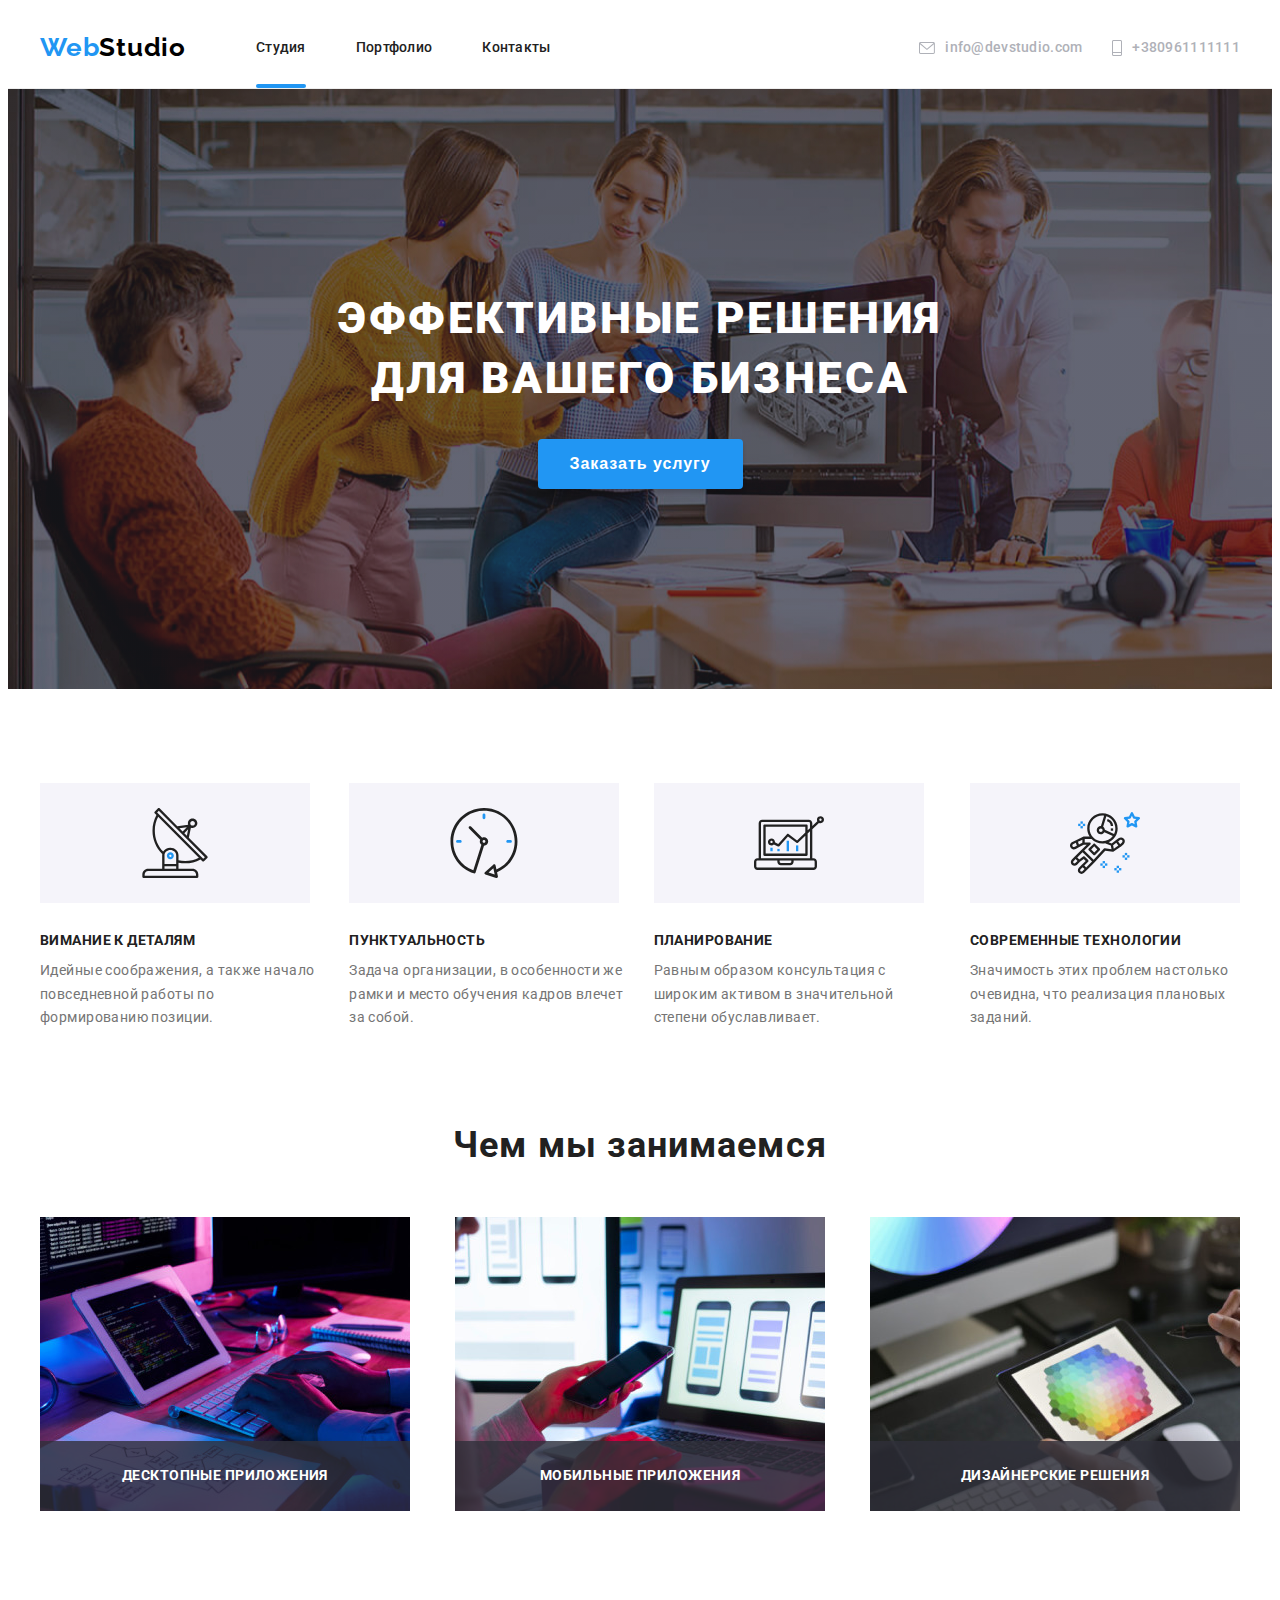
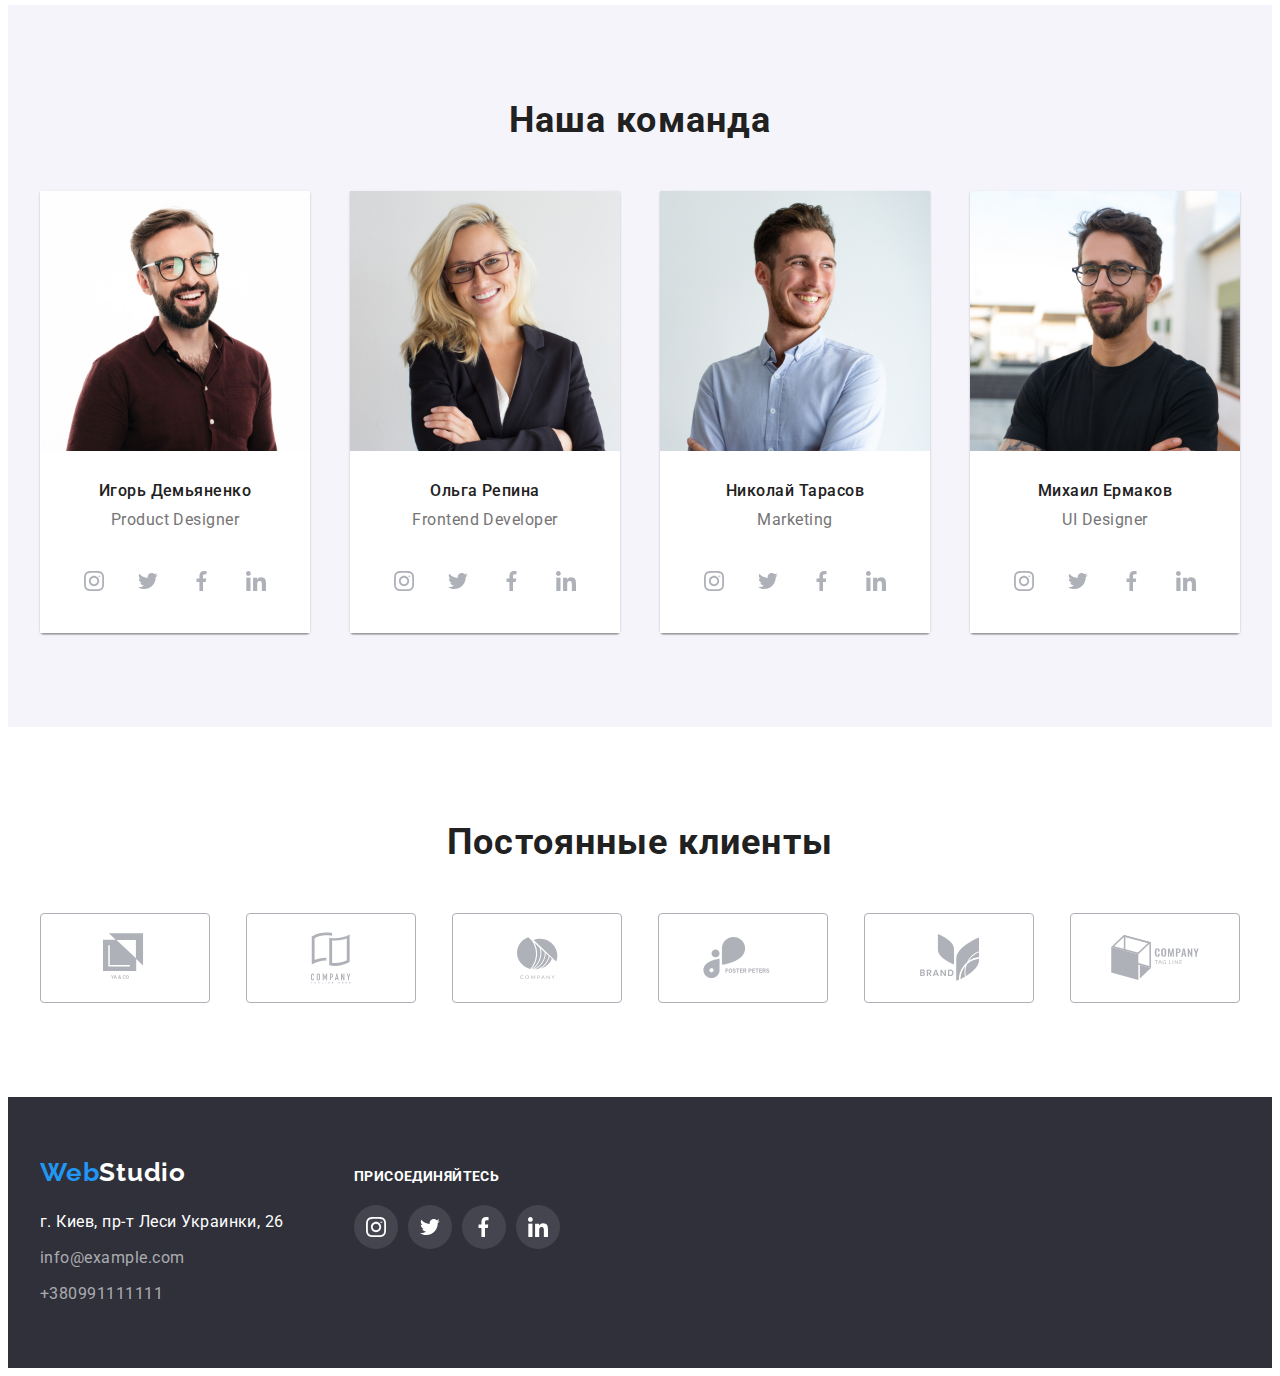
<file: index.html>
<!DOCTYPE html>
<html lang="ru">
  <head>
    <meta charset="UTF-8" />
    <meta http-equiv="X-UA-Compatible" content="IE=edge" />
    <meta name="viewport" content="width=device-width, initial-scale=1.0" />
    <title>Webstudio</title>
    <link rel="preconnect" href="https://fonts.gstatic.com" />
    <link
      href="https://fonts.googleapis.com/css2?family=Raleway:wght@700&family=Roboto:wght@400;500;700;900&display=swap"
      rel="stylesheet"
    />
    <link
      rel="stylesheet"
      href="https://cdnjs.cloudflare.com/ajax/libs/modern-normalize/1.0.0/modern-normalize.min.css"
      integrity="sha512-ISS7cAi1PEhQ8jnbJpJZMd29NlhNj4AWYyLOSp2CE/CsHxTCu+r+t0D2yoJudVrd0/8fTVPUVDzY5Tvli75u/g=="
      crossorigin="anonymous"
    />
    <link
      rel="stylesheet"
      href="https://cdnjs.cloudflare.com/ajax/libs/animate.css/4.1.1/animate.min.css"
    />
    <link rel="stylesheet" href="./css/style.css" />
  </head>
  <body>
    <!--HEADER-->

    <header class="header">
      <div class="header-container">
        <nav class="navigation">
          <a
            class="logo-light-teme logo-text-header logo link"
            href="./portfolio.html"
            ><span class="logo-text">Web</span>Studio</a
          >

          <ul class="navigation-list list">
            <li class="navigation-item">
              <a
                class="navigation-link link active-page-link"
                href="./index.html"
                ><span class="active">Студия</span></a
              >
            </li>

            <li class="navigation-item">
              <a class="navigation-link link" href="./portfolio.html"
                >Портфолио</a
              >
            </li>

            <li class="navigation-item">
              <a class="navigation-link link" href="">Контакты</a>
            </li>
          </ul>
        </nav>

        <ul class="contact-list list">
          <li class="header-links-item">
            <a href="mailto:info@devstudio.com" class="contact-link link"
              ><svg class="header-icons" fill="currentColour">
                <use href="./images/sprite.svg#icon-envelope"></use>
              </svg>
              info@devstudio.com</a
            >
          </li>
          <li class="header-links-item">
            <a href="tel:+380961111111" class="contact-link link"
              ><svg class="header-icons-tel" fill="currentColour">
                <use href="./images/sprite.svg#icon-Vector"></use>
              </svg>
              +380961111111</a
            >
          </li>
        </ul>
      </div>
    </header>

    <!--HERROW-->
    <main>
      <section class="herro">
        <div class="container">
          <div class="wrap-herro">
            <h1 class="herro-title">
              ЭФФЕКТИВНЫЕ РЕШЕНИЯ<br />
              ДЛЯ ВАШЕГО БИЗНЕСА
            </h1>
            <button type="button" class="model-btn" data-modal-open>
              Заказать услугу
            </button>
          </div>
        </div>
      </section>

      <!--Section2-->

      <section class="features">
        <div class="container">
          <h2 class="about-title visually-hidden">Особенности</h2>
          <ul class="about-list list">
            <li class="about-item">
              <div class="features-icons">
                <svg width="70px" height="70px">
                  <use href="./images/sprite.svg#icon-antenna"></use>
                </svg>
              </div>
              <h3 class="about-mini-title">ВИМАНИЕ К ДЕТАЛЯМ</h3>
              <p class="about-subtitle">
                Идейные соображения, а также начало повседневной работы по
                формированию позиции.
              </p>
            </li>

            <li class="about-item">
              <div class="features-icons">
                <svg width="70px" height="70px">
                  <use href="./images/sprite.svg#icon-clock"></use>
                </svg>
              </div>
              <h3 class="about-mini-title">ПУНКТУАЛЬНОСТЬ</h3>
              <p class="about-subtitle">
                Задача организации, в особенности же рамки и место обучения
                кадров влечет за собой.
              </p>
            </li>
            <li class="about-item">
              <div class="features-icons">
                <svg width="70px" height="70px">
                  <use href="./images/sprite.svg#icon-diagram"></use>
                </svg>
              </div>
              <h3 class="about-mini-title">ПЛАНИРОВАНИЕ</h3>
              <p class="about-subtitle">
                Равным образом консультация с широким активом в значительной
                степени обуславливает.
              </p>
            </li>
            <li class="about-item">
              <div class="features-icons">
                <svg width="70px" height="70px">
                  <use href="./images/sprite.svg#icon-astronaut"></use>
                </svg>
              </div>
              <h3 class="about-mini-title">Современные технологии</h3>
              <p class="about-subtitle">
                Значимость этих проблем настолько очевидна, что реализация
                плановых заданий.
              </p>
            </li>
          </ul>
        </div>
      </section>

      <!--section3-->

      <section class="section3-about">
        <div class="container">
          <h2 class="about-title">Чем мы занимаемся</h2>
          <ul class="section3-list list">
            <li class="section3-item">
              <img
                class="img-section3"
                src="./images/section3/box1.jpg"
                alt="человек набирает текст"
                width="370"
                height="294"
              />
              <p class="overlay-portfolio">ДЕСКТОПНЫЕ ПРИЛОЖЕНИЯ</p>
            </li>
            <li class="section3-item">
              <img
                class="img-section3"
                src="./images/section3/box2.jpg"
                alt="ноутбук и телефон"
                width="370"
                height="294"
              />
              <p class="overlay-portfolio">МОБИЛЬНЫЕ ПРИЛОЖЕНИЯ</p>
            </li>
            <li class="section3-item">
              <img
                class="img-section3"
                src="./images/section3/box3.jpg"
                alt="приложение на планшете"
                width="370"
                height="294"
              />
              <p class="overlay-portfolio">ДИЗАЙНЕРСКИЕ РЕШЕНИЯ</p>
            </li>
          </ul>
        </div>
      </section>

      <!--Section4-->

      <section class="about">
        <div class="container">
          <h2 class="about-title about-our-teem-title">Наша команда</h2>
          <ul class="section4-list list">
            <li class="section4-item">
              <img src="./images/section4/img3.jpg" alt="" width="270" />
              <div class="section4-teem">
                <h3 class="section4-title">Игорь Демьяненко</h3>
                <p class="section4-subtitle">Product Designer</p>
                <ul class="social-list list">
                  <li class="social-list-item">
                    <a href="" class="social-list-link">
                      <svg class="social-list-icon" width="20px" height="20px">
                        <use href="./images/sprite.svg#icon-instagram"></use>
                      </svg>
                    </a>
                  </li>
                  <li class="social-list-item">
                    <a href="" class="social-list-link">
                      <svg class="social-list-icon" width="20px" height="20px">
                        <use href="./images/sprite.svg#icon-Vector6"></use>
                      </svg>
                    </a>
                  </li>
                  <li class="social-list-item">
                    <a href="" class="social-list-link">
                      <svg class="social-list-icon" width="20px" height="20px">
                        <use href="./images/sprite.svg#icon-Vector7"></use>
                      </svg>
                    </a>
                  </li>
                  <li class="social-list-item">
                    <a href="" class="social-list-link">
                      <svg class="social-list-icon" width="20px" height="20px">
                        <use href="./images/sprite.svg#icon-linkedin"></use>
                      </svg>
                    </a>
                  </li>
                </ul>
              </div>
            </li>
            <li class="section4-item">
              <img src="./images/section4/img.jpg" alt="" width="270" />
              <div class="section4-teem">
                <h3 class="section4-title">Ольга Репина</h3>
                <p class="section4-subtitle">Frontend Developer</p>
                <ul class="social-list list">
                  <li class="social-list-item">
                    <a href="" class="social-list-link">
                      <svg class="social-list-icon" width="20px" height="20px">
                        <use href="./images/sprite.svg#icon-instagram"></use>
                      </svg>
                    </a>
                  </li>
                  <li class="social-list-item">
                    <a href="" class="social-list-link">
                      <svg class="social-list-icon" width="20px" height="20px">
                        <use href="./images/sprite.svg#icon-Vector6"></use>
                      </svg>
                    </a>
                  </li>
                  <li class="social-list-item">
                    <a href="" class="social-list-link">
                      <svg class="social-list-icon" width="20px" height="20px">
                        <use href="./images/sprite.svg#icon-Vector7"></use>
                      </svg>
                    </a>
                  </li>
                  <li class="social-list-item">
                    <a href="" class="social-list-link">
                      <svg class="social-list-icon" width="20px" height="20px">
                        <use href="./images/sprite.svg#icon-linkedin"></use>
                      </svg>
                    </a>
                  </li>
                </ul>
              </div>
            </li>
            <li class="section4-item">
              <img src="./images/section4/img1.jpg" alt="" width="270" />
              <div class="section4-teem">
                <h3 class="section4-title">Николай Тарасов</h3>
                <p class="section4-subtitle">Marketing</p>
                <ul class="social-list list">
                  <li class="social-list-item">
                    <a href="" class="social-list-link">
                      <svg class="social-list-icon" width="20px" height="20px">
                        <use href="./images/sprite.svg#icon-instagram"></use>
                      </svg>
                    </a>
                  </li>
                  <li class="social-list-item">
                    <a href="" class="social-list-link">
                      <svg class="social-list-icon" width="20px" height="20px">
                        <use href="./images/sprite.svg#icon-Vector6"></use>
                      </svg>
                    </a>
                  </li>
                  <li class="social-list-item">
                    <a href="" class="social-list-link">
                      <svg class="social-list-icon" width="20px" height="20px">
                        <use href="./images/sprite.svg#icon-Vector7"></use>
                      </svg>
                    </a>
                  </li>
                  <li class="social-list-item">
                    <a href="" class="social-list-link">
                      <svg class="social-list-icon" width="20px" height="20px">
                        <use href="./images/sprite.svg#icon-linkedin"></use>
                      </svg>
                    </a>
                  </li>
                </ul>
              </div>
            </li>
            <li class="section4-item">
              <img src="./images/section4/img2.jpg" alt="" width="270" />
              <div class="section4-teem">
                <h3 class="section4-title">Михаил Ермаков</h3>
                <p class="section4-subtitle">UI Designer</p>
                <ul class="social-list list">
                  <li class="social-list-item">
                    <a href="" class="social-list-link">
                      <svg class="social-list-icon" width="20px" height="20px">
                        <use href="./images/sprite.svg#icon-instagram"></use>
                      </svg>
                    </a>
                  </li>
                  <li class="social-list-item">
                    <a href="" class="social-list-link">
                      <svg class="social-list-icon" width="20px" height="20px">
                        <use href="./images/sprite.svg#icon-Vector6"></use>
                      </svg>
                    </a>
                  </li>
                  <li class="social-list-item">
                    <a href="" class="social-list-link">
                      <svg class="social-list-icon" width="20px" height="20px">
                        <use href="./images/sprite.svg#icon-Vector7"></use>
                      </svg>
                    </a>
                  </li>
                  <li class="social-list-item">
                    <a href="" class="social-list-link">
                      <svg class="social-list-icon" width="20px" height="20px">
                        <use href="./images/sprite.svg#icon-linkedin"></use>
                      </svg>
                    </a>
                  </li>
                </ul>
              </div>
            </li>
          </ul>
        </div>
      </section>
      <!--постоянные клиенты-->
      <section class="partners">
        <div class="container-partners">
          <h2 lang="ru" class="about-title">Постоянные клиенты</h2>
          <ul class="partners-list list">
            <li class="partners-item">
              <a href="" class="partners-link">
                <svg
                  class="partners-icon"
                  width="44.27px"
                  height="49.23px"
                  fill="currentColour"
                >
                  <use href="./images/sprite.svg#icon-logo1"></use>
                </svg>
              </a>
            </li>
            <li class="partners-item">
              <a href="" class="partners-link">
                <svg class="partners-icon" width="40px" height="52px">
                  <use href="./images/sprite.svg#icon-logo2"></use>
                </svg>
              </a>
            </li>
            <li class="partners-item">
              <a href="" class="partners-link">
                <svg class="partners-icon" width="41" height="42.6px">
                  <use href="./images/sprite.svg#icon-logo3"></use>
                </svg>
              </a>
            </li>
            <li class="partners-item">
              <a href="" class="partners-link">
                <svg class="partners-icon" width="79.66px" height="42.02px">
                  <use href="./images/sprite.svg#icon-logo4"></use>
                </svg>
              </a>
            </li>
            <li class="partners-item">
              <a href="" class="partners-link">
                <svg class="partners-icon" width="59px" height="47px">
                  <use href="./images/sprite.svg#icon-logo5"></use>
                </svg>
              </a>
            </li>
            <li class="partners-item">
              <a href="" class="partners-link">
                <svg class="partners-icon" width="88.5px" height="45.44px">
                  <use href="./images/sprite.svg#icon-logo6"></use>
                </svg>
              </a>
            </li>
          </ul>
        </div>
      </section>
    </main>
    <!--Footer-->
    <footer class="footer">
      <div class="footer-container">
        <div class="footer-wraper">
          <a
            class="logo-footer-link link logo-dark-teme logo-text-header"
            href="./index.html"
            ><span class="logo-text">Web</span>Studio</a
          >
          <address class="adress">
            <ul class="adreess-list list">
              <li class="adreess-link">
                <a
                  class="adress-item link"
                  href="https://goo.gl/maps/v6v7mnVKabn46PNZ7"
                  target="blank"
                  rel="noopener noreferrer"
                  >г. Киев, пр-т Леси Украинки, 26</a
                >
              </li>
              <li class="adreess-link">
                <a class="footer-contacts link" href="mailto:info@example.com"
                  >info@example.com</a
                >
              </li>
              <li class="adreess-link">
                <a class="footer-contacts link" href="+380991111111"
                  >+380991111111</a
                >
              </li>
            </ul>
          </address>
        </div>
        <div class="footer-wraper-social">
          <p class="invitation">Присоединяйтесь</p>
          <ul class="icon-list list">
            <li class="icon-list-item">
              <a href="" class="icon-item-link">
                <svg class="footer-icons" width="20px" height="20px">
                  <use href="./images/sprite.svg#icon-instagram"></use>
                </svg>
              </a>
            </li>
            <li class="icon-list-item">
              <a href="" class="icon-item-link">
                <svg class="footer-icons" width="20px" height="20px">
                  <use href="./images/sprite.svg#icon-Vector6"></use>
                </svg>
              </a>
            </li>
            <li class="icon-list-item">
              <a href="" class="icon-item-link">
                <svg class="footer-icons" width="20px" height="20px">
                  <use href="./images/sprite.svg#icon-Vector7"></use>
                </svg>
              </a>
            </li>
            <li class="icon-list-item">
              <a href="" class="icon-item-link">
                <svg class="footer-icons" width="20px" height="20px">
                  <use href="./images/sprite.svg#icon-linkedin"></use>
                </svg>
              </a>
            </li>
          </ul>
        </div>
      </div>
    </footer>
    <div class="backdrop is-hidden" data-modal>
      <div class="modal">
        <button type="button" class="modal-close-btn" data-modal-close>
          <svg class="modal-close-icon" width="11px" height="11px">
            <use href="./images/sprite.svg#icon-close-black"></use>
          </svg>
        </button>
      </div>
    </div>
    <script src="./js/model.js"></script>
  </body>
</html>
</file>
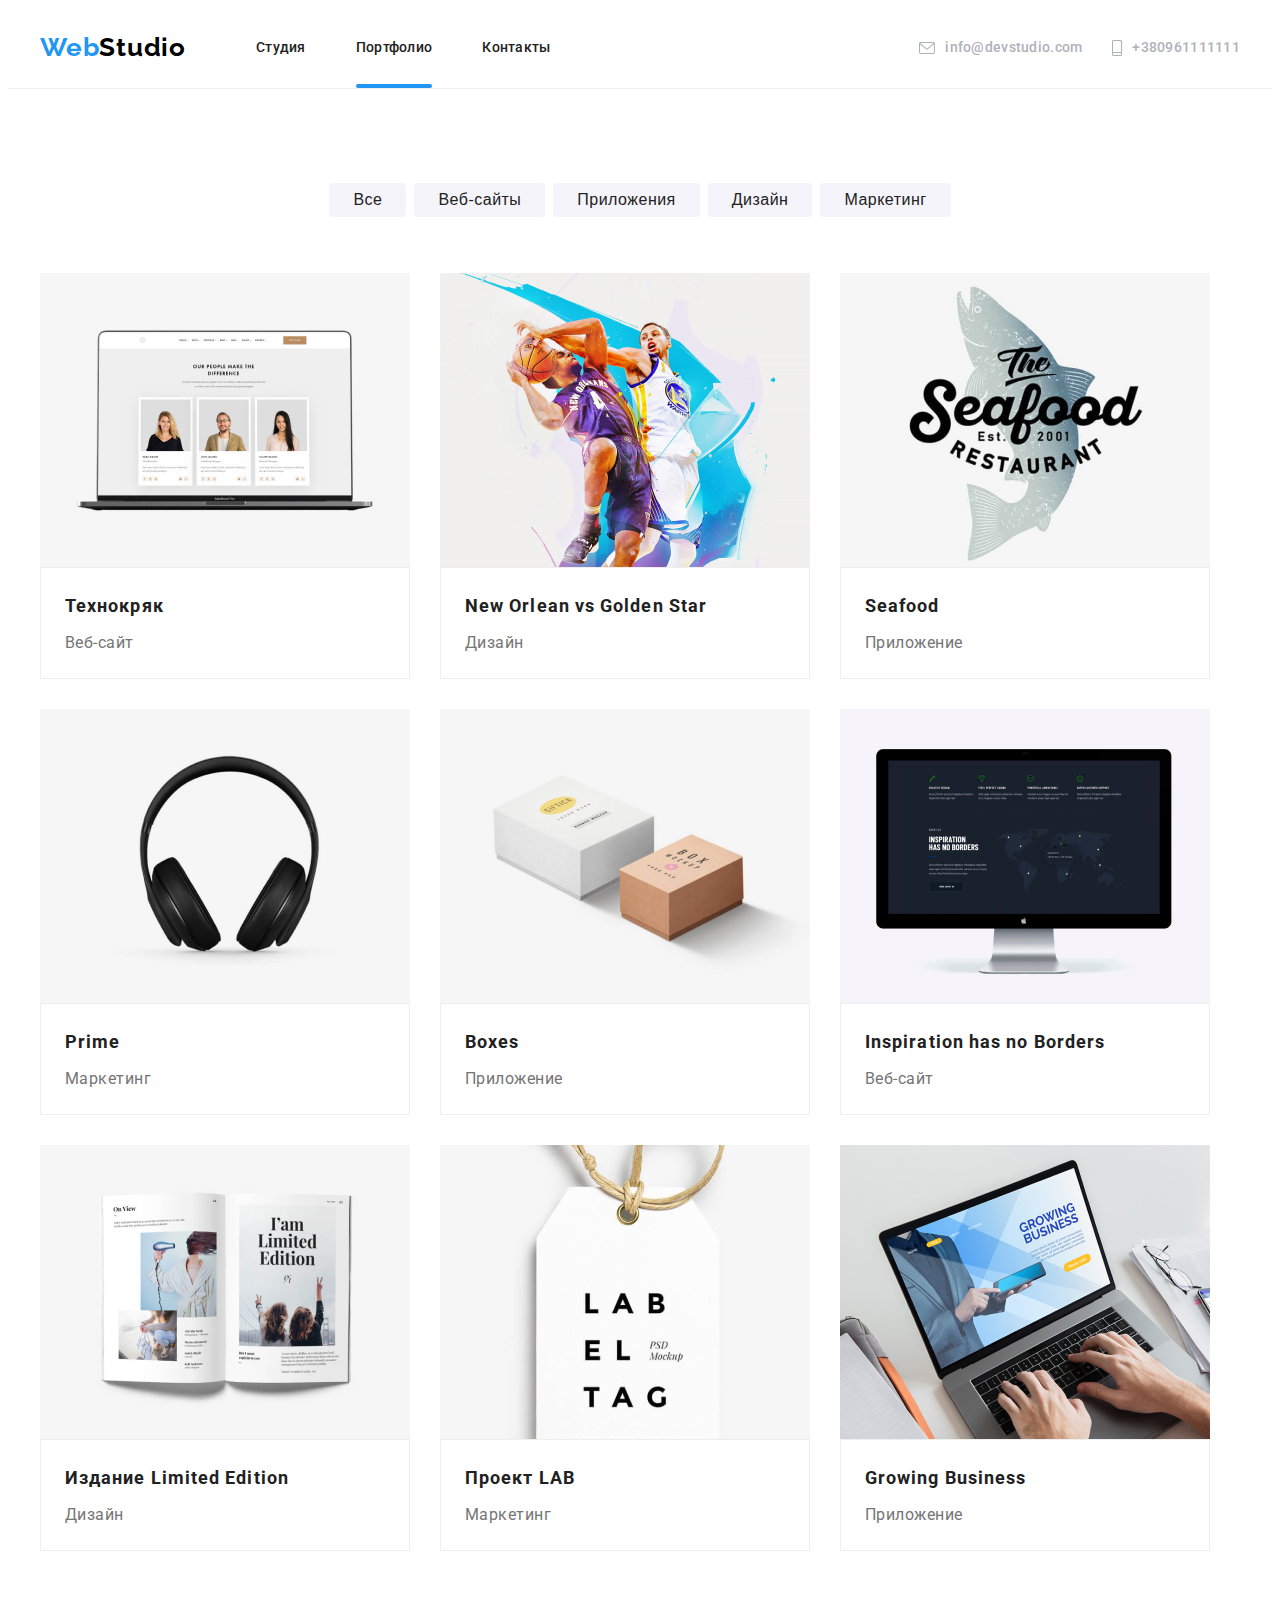
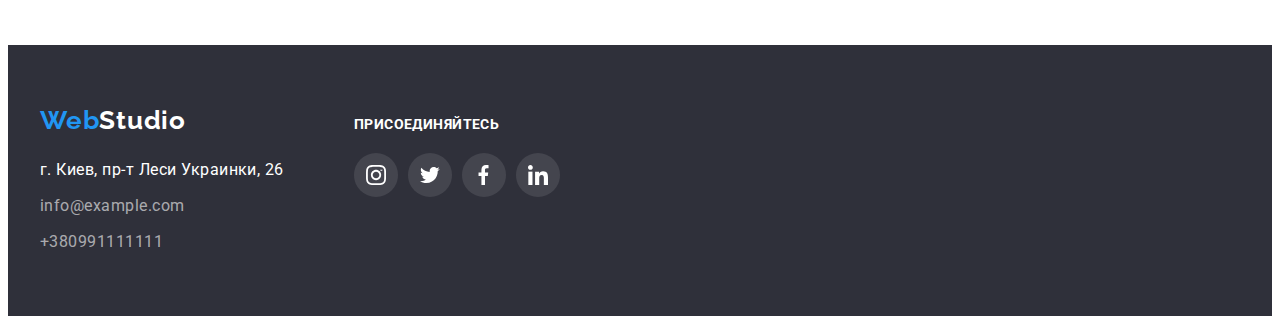
<file: portfolio.html>
<!DOCTYPE html>
<html lang="ru">
  <head>
    <meta charset="UTF-8" />
    <meta http-equiv="X-UA-Compatible" content="IE=edge" />
    <meta name="viewport" content="width=device-width, initial-scale=1.0" />
    <title>Portfolio</title>
    <link rel="preconnect" href="https://fonts.gstatic.com" />
    <link
      href="https://fonts.googleapis.com/css2?family=Raleway:wght@700&family=Roboto:wght@400;500;700;900&display=swap"
      rel="stylesheet"
    />
    <link
      rel="stylesheet"
      href="https://cdnjs.cloudflare.com/ajax/libs/modern-normalize/1.0.0/modern-normalize.min.css"
      integrity="sha512-ISS7cAi1PEhQ8jnbJpJZMd29NlhNj4AWYyLOSp2CE/CsHxTCu+r+t0D2yoJudVrd0/8fTVPUVDzY5Tvli75u/g=="
      crossorigin="anonymous"
    />
    <link
      rel="stylesheet"
      href="https://cdnjs.cloudflare.com/ajax/libs/animate.css/4.1.1/animate.min.css"
    />
    <link rel="stylesheet" href="./css/style.css" />
  </head>
  <!--верхняя строка-->
  <body>
    <!--заголовок-->
    <header class="header">
      <div class="header-container">
        <nav class="navigation">
          <a
            class="logo-light-teme logo-text-header logo link"
            href="./portfolio.html"
            ><span class="logo-text">Web</span>Studio</a
          >

          <ul class="navigation-list list">
            <li class="navigation-item">
              <a class="navigation-link link" href="./index.html">Студия</a>
            </li>

            <li class="navigation-item">
              <a
                class="navigation-link link active-page-link"
                href="./portfolio.html"
                ><span class="active">Портфолио</span></a
              >
            </li>

            <li class="navigation-item">
              <a class="navigation-link link" href="">Контакты</a>
            </li>
          </ul>
        </nav>

        <ul class="contact-list list">
          <li class="header-links-item">
            <a href="mailto:info@devstudio.com" class="contact-link link"
              ><svg class="header-icons" fill="currentColour">
                <use href="./images/sprite.svg#icon-envelope"></use>
              </svg>
              info@devstudio.com</a
            >
          </li>
          <li class="header-links-item">
            <a href="tel:+380961111111" class="contact-link link"
              ><svg class="header-icons-tel">
                <use href="./images/sprite.svg#icon-Vector"></use>
              </svg>
              +380961111111</a
            >
          </li>
        </ul>
      </div>
    </header>
    <main>
      <!--Herro-->

      <section class="herro-portfolio">
        <div class="container">
          <h1 class="herro-title visually-hidden">Основной блок</h1>
          <ul class="herro-list list">
            <li class="herro-link">
              <button class="model-btn1" type="submit">Все</button>
            </li>
            <li class="herro-link">
              <button class="model-btn1" type="submit">Веб-сайты</button>
            </li>
            <li class="herro-link">
              <button class="model-btn1" type="submit">Приложения</button>
            </li>
            <li class="herro-link">
              <button class="model-btn1" type="submit">Дизайн</button>
            </li>
            <li class="herro-link">
              <button class="model-btn1" type="submit">Маркетинг</button>
            </li>
          </ul>

          <!--ABOUT-->

          <ul class="about-list-portfolio list">
            <li class="about-link">
              <a class="teem-list-link-wraper link" href=""
                ><div class="teem-list-content-wraper">
                  <img
                    class="img-about"
                    src="./images/portfolio/img1.jpg"
                    alt="ноутбук"
                    width="370"
                    height="294"
                  />
                  <p class="overlay">
                    Технокряк это современная площадка распространения
                    коронавируса. Компании используют эту платформу для
                    цифрового шпионажа и атак на защищённые сервера конкурентов.
                  </p>
                </div>
                <div class="about-border-portfolio">
                  <h2 class="about-title-portfolio">Технокряк</h2>
                  <p class="about-item link">Веб-сайт</p>
                </div></a
              >
            </li>
            <li class="about-link">
              <a class="teem-list-link-wraper link" href=""
                ><div class="teem-list-content-wraper">
                  <img
                    class="img-about"
                    src="./images/portfolio/img2.jpg"
                    alt="постер"
                    width="370"
                    height="294"
                  />
                  <p class="overlay">
                    Технокряк это современная площадка распространения
                    коронавируса. Компании используют эту платформу для
                    цифрового шпионажа и атак на защищённые сервера конкурентов.
                  </p>
                </div>

                <div class="about-border-portfolio">
                  <h2 class="about-title-portfolio">
                    New Orlean vs Golden Star
                  </h2>
                  <p class="about-item link">Дизайн</p>
                </div></a
              >
            </li>
            <li class="about-link">
              <a class="teem-list-link-wraper link" href=""
                ><div class="teem-list-content-wraper">
                  <img
                    class="img-about"
                    src="./images/portfolio/img3.jpg"
                    alt="ресторан"
                    width="370"
                    height="294"
                  />
                  <p class="overlay">
                    Технокряк это современная площадка распространения
                    коронавируса. Компании используют эту платформу для
                    цифрового шпионажа и атак на защищённые сервера конкурентов.
                  </p>
                </div>
                <div class="about-border-portfolio">
                  <h2 class="about-title-portfolio">Seafood</h2>
                  <p class="about-item link">Приложение</p>
                </div></a
              >
            </li>
            <li class="about-link">
              <a class="teem-list-link-wraper link" href="">
                <div class="teem-list-content-wraper">
                  <img
                    class="img-about"
                    src="./images/portfolio/img4.jpg"
                    alt="наушники"
                    width="370"
                    height="294"
                  />
                  <p class="overlay">
                    Технокряк это современная площадка распространения
                    коронавируса. Компании используют эту платформу для
                    цифрового шпионажа и атак на защищённые сервера конкурентов.
                  </p>
                </div>
                <div class="about-border-portfolio">
                  <h2 class="about-title-portfolio">Prime</h2>
                  <p class="about-item link">Маркетинг</p>
                </div></a
              >
            </li>
            <li class="about-link">
              <a class="teem-list-link-wraper link" href="">
                <div class="teem-list-content-wraper">
                  <img
                    class="img-about"
                    src="./images/portfolio/img5.jpg"
                    alt="проект"
                    width="370"
                    height="294"
                  />
                  <p class="overlay">
                    Технокряк это современная площадка распространения
                    коронавируса. Компании используют эту платформу для
                    цифрового шпионажа и атак на защищённые сервера конкурентов.
                  </p>
                </div>
                <div class="about-border-portfolio">
                  <h2 class="about-title-portfolio">Boxes</h2>
                  <p class="about-item link">Приложение</p>
                </div></a
              >
            </li>
            <li class="about-link">
              <a class="teem-list-link-wraper link" href=""
                ><div class="teem-list-content-wraper">
                  <img
                    class="img-about"
                    src="./images/portfolio/img6.jpg"
                    alt="монитор"
                    width="370"
                    height="294"
                  />
                  <p class="overlay">
                    Технокряк это современная площадка распространения
                    коронавируса. Компании используют эту платформу для
                    цифрового шпионажа и атак на защищённые сервера конкурентов.
                  </p>
                </div>
                <div class="about-border-portfolio">
                  <h2 class="about-title-portfolio">
                    Inspiration has no Borders
                  </h2>
                  <p class="about-item link">Веб-сайт</p>
                </div></a
              >
            </li>
            <li class="about-link">
              <a class="teem-list-link-wraper link" href=""
                ><div class="teem-list-content-wraper">
                  <img
                    class="img-about"
                    src="./images/portfolio/img7.jpg"
                    alt="книга"
                    width="370"
                    height="294"
                  />
                  <p class="overlay">
                    Технокряк это современная площадка распространения
                    коронавируса. Компании используют эту платформу для
                    цифрового шпионажа и атак на защищённые сервера конкурентов.
                  </p>
                </div>
                <div class="about-border-portfolio">
                  <h2 class="about-title-portfolio">Издание Limited Edition</h2>
                  <p class="about-item link">Дизайн</p>
                </div></a
              >
            </li>
            <li class="about-link">
              <a class="teem-list-link-wraper link" href=""
                ><div class="teem-list-content-wraper">
                  <img
                    class="img-about"
                    src="./images/portfolio/img8.jpg"
                    alt="дизайн"
                    width="370"
                    height="294"
                  />
                  <p class="overlay">
                    Технокряк это современная площадка распространения
                    коронавируса. Компании используют эту платформу для
                    цифрового шпионажа и атак на защищённые сервера конкурентов.
                  </p>
                </div>
                <div class="about-border-portfolio">
                  <h2 class="about-title-portfolio">Проект LAB</h2>
                  <p class="about-item link">Маркетинг</p>
                </div></a
              >
            </li>
            <li class="about-link">
              <a class="teem-list-link-wraper link" href=""
                ><div class="teem-list-content-wraper">
                  <img
                    class="img-about"
                    src="./images/portfolio/img9.jpg"
                    alt="ноутбук набор текста"
                    width="370"
                    height="294"
                  />
                  <p class="overlay">
                    Технокряк это современная площадка распространения
                    коронавируса. Компании используют эту платформу для
                    цифрового шпионажа и атак на защищённые сервера конкурентов.
                  </p>
                </div>
                <div class="about-border-portfolio">
                  <h2 class="about-title-portfolio">Growing Business</h2>
                  <p class="about-item link">Приложение</p>
                </div></a
              >
            </li>
          </ul>
        </div>
      </section>
    </main>
    <!--Footer-->
    <footer class="footer">
      <div class="footer-container">
        <div class="footer-wraper">
          <a
            class="logo-footer-link link logo-dark-teme logo-text-header"
            href="./index.html"
            ><span class="logo-text">Web</span>Studio</a
          >
          <address class="adress">
            <ul class="adreess-list list">
              <li class="adreess-link">
                <a
                  class="adress-item link"
                  href="https://goo.gl/maps/v6v7mnVKabn46PNZ7"
                  target="blank"
                  rel="noopener noreferrer"
                  >г. Киев, пр-т Леси Украинки, 26</a
                >
              </li>
              <li class="adreess-link">
                <a class="footer-contacts link" href="mailto:info@example.com"
                  >info@example.com</a
                >
              </li>
              <li class="adreess-link">
                <a class="footer-contacts link" href="+380991111111"
                  >+380991111111</a
                >
              </li>
            </ul>
          </address>
        </div>
        <div class="footer-wraper-social">
          <p class="invitation">Присоединяйтесь</p>
          <ul class="icon-list list">
            <li class="icon-list-item">
              <a href="" class="icon-item-link">
                <svg class="footer-icons" width="20px" height="20px">
                  <use href="./images/sprite.svg#icon-instagram"></use>
                </svg>
              </a>
            </li>
            <li class="icon-list-item">
              <a href="" class="icon-item-link">
                <svg class="footer-icons" width="20px" height="20px">
                  <use href="./images/sprite.svg#icon-Vector6"></use>
                </svg>
              </a>
            </li>
            <li class="icon-list-item">
              <a href="" class="icon-item-link">
                <svg class="footer-icons" width="20px" height="20px">
                  <use href="./images/sprite.svg#icon-Vector7"></use>
                </svg>
              </a>
            </li>
            <li class="icon-list-item">
              <a href="" class="icon-item-link">
                <svg class="footer-icons" width="20px" height="20px">
                  <use href="./images/sprite.svg#icon-linkedin"></use>
                </svg>
              </a>
            </li>
          </ul>
        </div>
      </div>
    </footer>
  </body>
</html>
</file>
<file: css/style.css>
:root {
  --main-font: 'Roboto', sans-serif;
  --secondary-font: Raleway, sans-serif;
  --akcent-color: #2196f3;
  --first-colour: #ffffff;
  --second-colour: #757575;
  --third-colour: #212121;
  --fourth-colour: #000000;
  --fives-colour: #eeeeee;
  --background-colour: #2f303a;
  --secondary-bg-colour: #f5f4fa;
  --vectorsbg: #f5f4fa;
  --vectors: #afb1b8;
  --footervectorsbg: rgba(255, 255, 255, 0.1);
}
body {
  font-family: var(--main-font);
}
h1,
h2,
h3,
h4,
h5,
h6,
p {
  margin: 0;
}
ul,
ol {
  margin: 0;
  padding: 0;
}
img {
  display: block;
}
.visually-hidden {
  position: absolute !important;
  clip: rect(1px 1px 1px 1px); /* IE6, IE7 */
  clip: rect(1px, 1px, 1px, 1px);
  padding: 0 !important;
  border: 0 !important;
  height: 1px !important;
  width: 1px !important;
  overflow: hidden;
}
.link {
  text-decoration: none;
}
.list {
  list-style: none;
}
.adress {
  font-style: normal;
}

.logo-text {
  font-family: 'Raleway', sans-serif;
  font-weight: bold;
  font-size: 26px;
  line-height: 1.19;
  letter-spacing: 0.03em;
  color: #2196f3;
}

.logo link {
  font-family: var(--secondary-font);

  font-weight: 700;
  font-size: 26px;
  line-height: 1.19;
  letter-spacing: 0.03em;

  /*color: #2196f3;*/
}
.container {
  width: 1200px;
  margin: 0 auto;
  padding-left: 15px;
  padding-right: 15px;
}
.header-container {
  width: 1200px;
  margin: 0 auto;
  padding-left: 15px;
  padding-right: 15px;
  display: flex;
}

/*===========HEADER==========*/
.header {
  display: flex;
  align-items: center;

  background-color: var(--first-colour);

  border-bottom: var(--fives-colour) 1px solid;
}
.header-icons-tel {
  width: 10px;
  height: 16px;
  margin-right: 10px;
}
.active-page-link {
  color: var(--akcent-color);
  position: relative;
  transition-duration: 250ms;
  transition-timing-function: cubic-bezier(0.4, 0, 0.2, 1);
  border-radius: 2px;
}
.active-page-link:visited {
  color: var(--akcent-color);
}

.header-icons {
  width: 16px;
  height: 12px;
  margin-right: 10px;
}
.header-links-item {
  fill: var(--vectors);
}

.header-links-item:hover,
.header-links-item:focus {
  color: var(--akcent-color);
  fill: #2196f3;
}
.header-links-item:not(:last-child) {
  margin-left: auto;
  margin-right: 30px;
}
.img-about {
  display: flex;
}

.logo {
  margin-right: 70px;
  padding-top: 24px;
  padding-bottom: 25px;
}
.navigation {
  display: flex;
  align-items: center;
}
.navigation-list {
  display: flex;
  align-items: center;
}

.navigation-item:not(:last-child) {
  margin-right: 50px;
}
.logo-text-header {
  font-family: var(--secondary-font);
  font-style: normal;
  font-weight: bold;
  font-size: 26px;
  line-height: 1.19;

  letter-spacing: 0.03em;

  color: var(--fourth-colour);
}
.navigation-link {
  display: block;
  font-size: 14px;
  font-weight: 500;
  line-height: 1.14;
  letter-spacing: 0.02em;
  text-align: left;
  color: var(--third-colour);
  padding-top: 32px;
  padding-bottom: 32px;
  position: relative;
  transition: color 250ms cubic-bezier(0.4, 0, 0.2, 1);
}

.active-page-link::after {
  content: '';
  width: 100%;
  height: 5px;
  background-color: var(--akcent-color);
  display: block;
  position: absolute;
  left: 0;
  bottom: 0;
  opacity: 0;
  transition: opacity 250ms cubic-bezier(0.4, 0, 0.2, 1);
}

.active-page-link::after {
  opacity: 1;
  border-radius: 2px;
  height: 4px;
}

.navigation-link:hover,
.navigation-link:focus {
  color: var(--akcent-color);
  transition-duration: 250ms;
  transition-timing-function: cubic-bezier(0.4, 0, 0.2, 1);
}
.navigation-link:active {
  color: var(--akcent-color);
}

.contact-link {
  display: flex;
  align-items: center;
  font-weight: 500;
  font-size: 14px;
  line-height: 1.14;
  letter-spacing: 0.02em;
  padding-top: 32px;
  padding-bottom: 32px;
  transition: color 250ms cubic-bezier(0.4, 0, 0.2, 1);
  color: var(--vectors);
  fill: var(--vectors);
}
.header-icons {
  transition: fill 250ms cubic-bezier(0.4, 0, 0.2, 1);
}
.header-icons-tel {
  transition: fill 250ms cubic-bezier(0.4, 0, 0.2, 1);
}
.contact-link:hover .header-icons,
.contact-link:focus .header-icons,
.contact-link:hover,
.contact-link:focus {
  color: var(--akcent-color);
  fill: var(--akcent-color);
}

.contact-list {
  display: flex;
  align-items: center;

  margin-left: auto;
}

/*=========HERO========*/
.herro {
  background-color: var(--background-colour);
  text-align: center;
  padding-bottom: 200px;
  padding-top: 200px;
  background-image: linear-gradient(
      rgba(47, 48, 58, 0.4),
      rgba(47, 48, 58, 0.4)
    ),
    url(../images/herro/Img.jpg);
  background-repeat: no-repeat;
  background-size: cover;
}

.herro-link {
  border-radius: 4px;
}

.herro-link:not(:last-child) {
  margin-right: 8px;
}
.herro-portfolio {
  text-align: center;
  padding-bottom: 94px;
  padding-top: 94px;
}

.herro-title {
  font-weight: 900;
  font-size: 44px;
  line-height: 1.36;
  letter-spacing: 0.06em;

  color: var(--first-colour);
  margin-bottom: 30px;

  text-transform: uppercase;
}
.model-btn {
  box-shadow: 0px 4px 4px rgba(0, 0, 0, 0.15);
  border-radius: 4px;
  border: none;
  min-width: 200px;
  height: 50px;
  font-weight: 700;
  font-size: 16px;
  line-height: 1.87;
  padding-bottom: 200px;

  letter-spacing: 0.06em;

  color: var(--first-colour);
  padding: 10px 32px;
  background-color: var(--akcent-color);
  transition-duration: 250ms;
  transition-timing-function: cubic-bezier(0.4, 0, 0.2, 1);
}
.model-btn1 {
  background: var(--secondary-bg-colour);
  border-radius: 4px;
  font-weight: 500;
  font-size: 16px;
  padding-top: 6px;
  padding-left: 22px;
  padding-right: 22px;
  padding-bottom: 6px;
  letter-spacing: 0.03em;
  border-width: 2px;

  color: var(--third-colour);
  border-color: transparent;
  transition: color 250ms cubic-bezier(0.4, 0, 0.2, 1),
    background-color 250ms cubic-bezier(0.4, 0, 0.2, 1),
    box-shadow 250ms cubic-bezier(0.4, 0, 0.2, 1);
}

.model-btn:hover,
.model-btn:focus {
  background-color: var(--akcent-color);
  transition-duration: 250ms;
  transition-timing-function: cubic-bezier(0.4, 0, 0.2, 1);
}
.model-btn1:hover,
.model-btn1:focus {
  background-color: var(--akcent-color);
  color: var(--first-colour);
  cursor: pointer;
  box-shadow: 0px 3px 1px rgba(0, 0, 0, 0.1), 0px 1px 2px rgba(0, 0, 0, 0.08),
    0px 2px 2px rgba(0, 0, 0, 0.12);
}

.teem-list-link-wraper {
  display: block;
  transition: box-shadow 250ms cubic-bezier(0.4, 0, 0.2, 1);
}
.teem-list-link-wraper:hover,
.teem-list-link-wraper:focus {
  box-shadow: 0px 1px 1px rgba(0, 0, 0, 0.12), 0px 4px 4px rgba(0, 0, 0, 0.06),
    1px 4px 6px rgba(0, 0, 0, 0.16);
}
.herro-list {
  display: flex;
  margin-bottom: 56px;
  justify-content: center;
}

/*================ABOUT===========*/
.about-border {
  border: solid 1px;
  border-top: none;
}

.features {
  padding-top: 94px;
  padding-bottom: 47px;
}
.features-icons {
  margin-bottom: 30px;
  justify-content: center;
  display: flex;
  width: 270px;
  height: 120px;
  background-color: var(--vectorsbg);
  align-items: center;
}
.about-border-portfolio {
  background-color: var(--first-colour);
  padding-right: 24px;
  padding-left: 24px;
  padding-top: 20px;
  padding-bottom: 20px;
  text-align: left;
  border: var(--fives-colour) 1px solid;
}

.about-list-portfolio {
  display: flex;
  flex-wrap: wrap;
  margin-top: -30px;
  margin-left: -30px;
}
.about-list {
  display: flex;
}
.about-mini-title {
  font-weight: 700;
  font-size: 14px;
  line-height: 1.14;
  letter-spacing: 0.03em;
  text-transform: uppercase;
  color: var(--third-colour);
  margin-bottom: 10px;
}
.about-subtitle {
  font-weight: 400;
  font-size: 14px;
  line-height: 1.71;
  letter-spacing: 0.03em;
  color: var(--second-colour);
}
.about-title-portfolio {
  font-weight: 700;
  font-size: 18px;
  line-height: 2;
  letter-spacing: 0.06em;
  color: var(--third-colour);
  margin-bottom: 4px;
}
.about-item {
  font-weight: normal;
  font-size: 16px;
  line-height: 1.87;
  letter-spacing: 0.03em;
  color: var(--second-colour);
}
.about-item:not(:last-child) {
  margin-right: 30px;
}
link {
  display: block;
}
.about-link {
  transition-duration: 250ms;
  transition-timing-function: cubic-bezier(0.4, 0, 0.2, 1);
  flex-basis: calc (100% / 3 -30px);
  margin-top: 30px;
  margin-left: 30px;
}
.about-link:hover {
  box-shadow: 0px 1px 1px rgba(0, 0, 0, 0.12), 0px 4px 4px rgba(0, 0, 0, 0.06),
    1px 4px 6px rgba(0, 0, 0, 0.16);
}
.link:focus {
  box-shadow: 0px 1px 1px rgba(0, 0, 0, 0.12), 0px 4px 4px rgba(0, 0, 0, 0.06),
    1px 4px 6px rgba(0, 0, 0, 0.16);
}

/*==========Section3==========*/
.about {
  padding-top: 94px;
  padding-bottom: 94px;
  background-color: var(--first-colour);
}
.overlay-portfolio {
  width: 100%;
  height: 70px;
  display: flex;
  position: absolute;

  justify-content: center;
  align-items: center;
  font-weight: bold;
  font-size: 14px;
  line-height: 1.14;
  letter-spacing: 0.03em;
  color: var(--first-colour);
  text-align: center;
  text-transform: uppercase;
  bottom: 0;
  left: 0;
  background: rgba(47, 48, 58, 0.8);
}
.section3-list {
  display: flex;
  justify-content: space-between;
}
.about-title {
  font-weight: 700;
  font-size: 36px;
  line-height: 1.17;
  text-align: center;
  letter-spacing: 0.03em;
  margin-bottom: 50px;
  color: var(--third-colour);
}
.section3-about {
  padding-bottom: 94px;
  padding-top: 47px;
}
.section3-item {
  position: relative;
}

/*===========section4==========*/

.about {
  background-color: var(--secondary-bg-colour);
}
.section4-item {
  box-shadow: 0px 1px 3px rgba(0, 0, 0, 0.12), 0px 1px 1px rgba(0, 0, 0, 0.14),
    0px 2px 1px rgba(0, 0, 0, 0.2);
  border-radius: 0px 0px 4px 4px;
  width: 270px;
  background: var(--second-colour);
}
.section4-item:not(:last-child) {
  margin-right: 30px;
}
.section4-teem {
  padding-top: 30px;
  padding-bottom: 30px;
  padding-left: 32px;
  padding-right: 32px;
  background-color: var(--first-colour);
}

.section4-list {
  display: flex;
  justify-content: space-between;
  margin: 0 auto;
}

.section4-title {
  font-weight: 500;
  font-size: 16px;
  line-height: 1.19;
  text-align: center;
  letter-spacing: 0.03em;
  color: var(--third-colour);
  margin-bottom: 10px;
}

.section4-subtitle {
  font-weight: 400;
  font-size: 16px;
  line-height: 1.19;
  text-align: center;
  letter-spacing: 0.03em;
  color: var(--second-colour);
  margin-bottom: 30px;
}
.social-list-link {
  display: flex;
  justify-content: center;
  align-items: center;
  width: 44px;
  height: 44px;
  border-radius: 50%;
  background-color: var(--first-colour);
  transition: background-color 250ms cubic-bezier(0.4, 0, 0.2, 1);
  fill: var(--vectors);
}

.social-list-item {
  display: flex;
  justify-content: space-between;
}
.social-list-icon {
  transition-duration: 250ms;
  transition-timing-function: cubic-bezier(0.4, 0, 0.2, 1);
}
.social-list {
  display: flex;
  justify-content: space-between;
}
.social-list-link:focus,
.social-list-link:hover {
  fill: var(--first-colour);
  background-color: var(--akcent-color);
}
/*==========components=======*/
.logo-light-teme {
  color: var(--fourth-colour);
}
.logo-dark-teme {
  color: var(--first-colour);
}
/*===========Partners=========*/
.partners {
  padding-top: 94px;
  padding-bottom: 94px;
}
.partners-icon {
  transition-duration: 250ms;
  transition-timing-function: cubic-bezier(0.4, 0, 0.2, 1);
}
.partners-link {
  transition-duration: 250ms;
  transition-timing-function: cubic-bezier(0.4, 0, 0.2, 1);
  box-sizing: border-box;
  display: flex;
  fill: var(--vectors);
  width: 170px;
  height: 90px;
  border: 1px solid var(--vectors);
  border-radius: 4px;
  justify-content: center;
  align-items: center;
}

.partners-list {
  display: flex;
  justify-content: space-between;
}
.partners-link:hover .partners-icon {
  fill: var(--akcent-color);
  transition-duration: 250ms;
  transition-timing-function: cubic-bezier(0.4, 0, 0.2, 1);
}
.partners-link:hover {
  border: 1px solid var(--akcent-color);
  transition-duration: 250ms;
  transition-timing-function: cubic-bezier(0.4, 0, 0.2, 1);
}

.partners-link:focus .partners-icon {
  fill: var(--akcent-color);
  transition-duration: 250ms;
  transition-timing-function: cubic-bezier(0.4, 0, 0.2, 1);
}
.partners-link:focus {
  border: 1px solid var(--akcent-color);

  outline: none;
}

.container-partners {
  width: 1200px;
  margin: 0 auto;
  padding-left: 15px;
  padding-right: 15px;
}
/*=========footer=======*/
footer {
  background-color: var(--background-colour);
  padding: 60px 0;
}

.footer-container {
  padding: 0 15px;
  width: 1200px;
  margin: 0 auto;
  display: flex;
  align-items: baseline;
}
.adress {
  display: block;
  font-style: normal;
  font-weight: 400;
  line-height: 1.71;
  letter-spacing: 0.03em;
  margin-top: 20px;
}
.footer-wraper {
  margin-right: 70px;
}

.adress-item {
  color: var(--first-colour);
  transition: color 250ms cubic-bezier(0.4, 0, 0.2, 1);
  color: var(--first-colour);
}

.footer-contacts {
  display: block;
  font-weight: 400;
  line-height: 1.71;
  letter-spacing: 0.03em;
  color: rgba(255, 255, 255, 0.6);
  transition: color 250ms cubic-bezier(0.4, 0, 0.2, 1);
}
.adreess-link:not(:last-child) {
  margin-bottom: 9px;
}

.footer-wraper-social {
  width: 206px;
  height: 80px;
}
.adress-item:hover,
.adress-item:focus {
  color: var(--akcent-color);
  transition-duration: 250ms;
  transition-timing-function: cubic-bezier(0.4, 0, 0.2, 1);
}
.footer-contacts:hover,
.footer-contacts:focus {
  color: var(--akcent-color);
  transition-duration: 250ms;
  transition-timing-function: cubic-bezier(0.4, 0, 0.2, 1);
}

.icon-list {
  display: flex;
  justify-content: space-between;
}

.icon-list-item {
  box-sizing: inherit;
  justify-content: space-between;
}
.icon-item-link {
  display: flex;
  justify-content: center;
  align-items: center;
  width: 44px;
  height: 44px;
  border-radius: 50%;
  background-color: var(--footervectorsbg);
  transition: background-color 250ms cubic-bezier(0.4, 0, 0.2, 1);
}
.icon-item-link:hover,
.icon-item-link:focus {
  background-color: var(--akcent-color);
  transition-duration: 250ms;
  transition-timing-function: cubic-bezier(0.4, 0, 0.2, 1);
}
.footer-icons {
  fill: var(--first-colour);
}
.invitation {
  font-family: var(--main-font);
  font-style: normal;
  font-weight: bold;
  font-size: 14px;
  line-height: 1.14;
  letter-spacing: 0.03em;
  text-transform: uppercase;

  color: var(--first-colour);
  margin-bottom: 20px;
}
.icon-list-item:not(:last-child) {
  margin-right: 10px;
}

/*==============END FOOTER===========*/

.overlay {
  position: absolute;
  height: 294px;
  left: 0;
  top: 0;
  transform: translateY(101%);
  transition: transform 250ms;
  background: rgba(33, 150, 243, 0.9);
  width: 370px;
  padding: 63px 24px;
  font-size: 18px;
  line-height: 1.56;
  vertical-align: top;
  letter-spacing: 0.03em;
  color: var(--first-colour);
  overflow: auto;
}
.teem-list-content-wraper {
  position: relative;
  overflow: hidden;
}
.teem-list-link-wraper:hover .overlay,
.teem-list-link-wraper:focus .overlay {
  transform: translateY(0%);
}

.backdrop {
  position: fixed;
  top: 0;
  left: 0;
  width: 100vw;
  height: 100vh;
  transition: visibility 250ms linear, opacity 250ms linear;
}
.modal {
  position: absolute;
  top: 50%;
  left: 50%;
  transform: translate(-50%, -50%);
  width: 528px;
  height: 581px;
  background-color: var(--first-colour);
}
.modal-close-btn {
  position: absolute;
  top: 8px;
  right: 8px;
  width: 30px;
  height: 30px;
  background: transparent;
  border: 1px solid rgba(0, 0, 0, 0.1);
  border-radius: 50%;
  cursor: pointer;
}
.is-hidden {
  opacity: 0;
  visibility: hidden;
  pointer-events: none;
}
</file>
